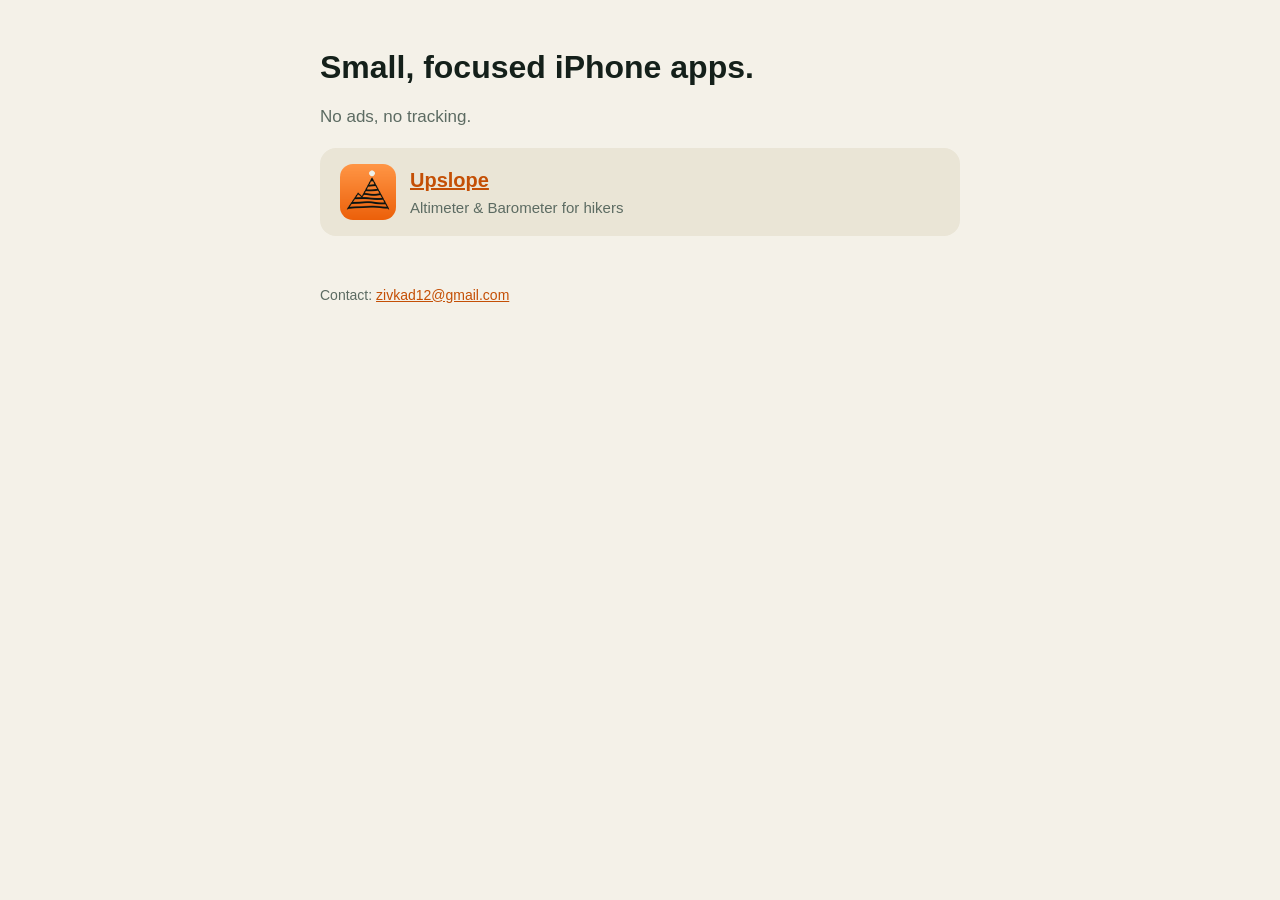
<file: index.html>
<!doctype html>
<html lang="en">
<head>
  <meta charset="utf-8">
  <meta name="viewport" content="width=device-width, initial-scale=1">
  <title>Apps</title>
  <meta name="description" content="Small, focused iPhone apps.">
  <link rel="stylesheet" href="styles.css">
</head>
<body>
<main>
  <h1>Small, focused iPhone apps.</h1>
  <p class="muted">No ads, no tracking.</p>
  <div class="card">
    <header style="margin:0">
      <img src="upslope/icon.png" alt="">
      <div><div class="name"><a href="upslope/">Upslope</a></div><div class="tag">Altimeter &amp; Barometer for hikers</div></div>
    </header>
  </div>
  <footer>Contact: <a href="mailto:zivkad12@gmail.com">zivkad12@gmail.com</a></footer>
</main>
</body>
</html>
</file>
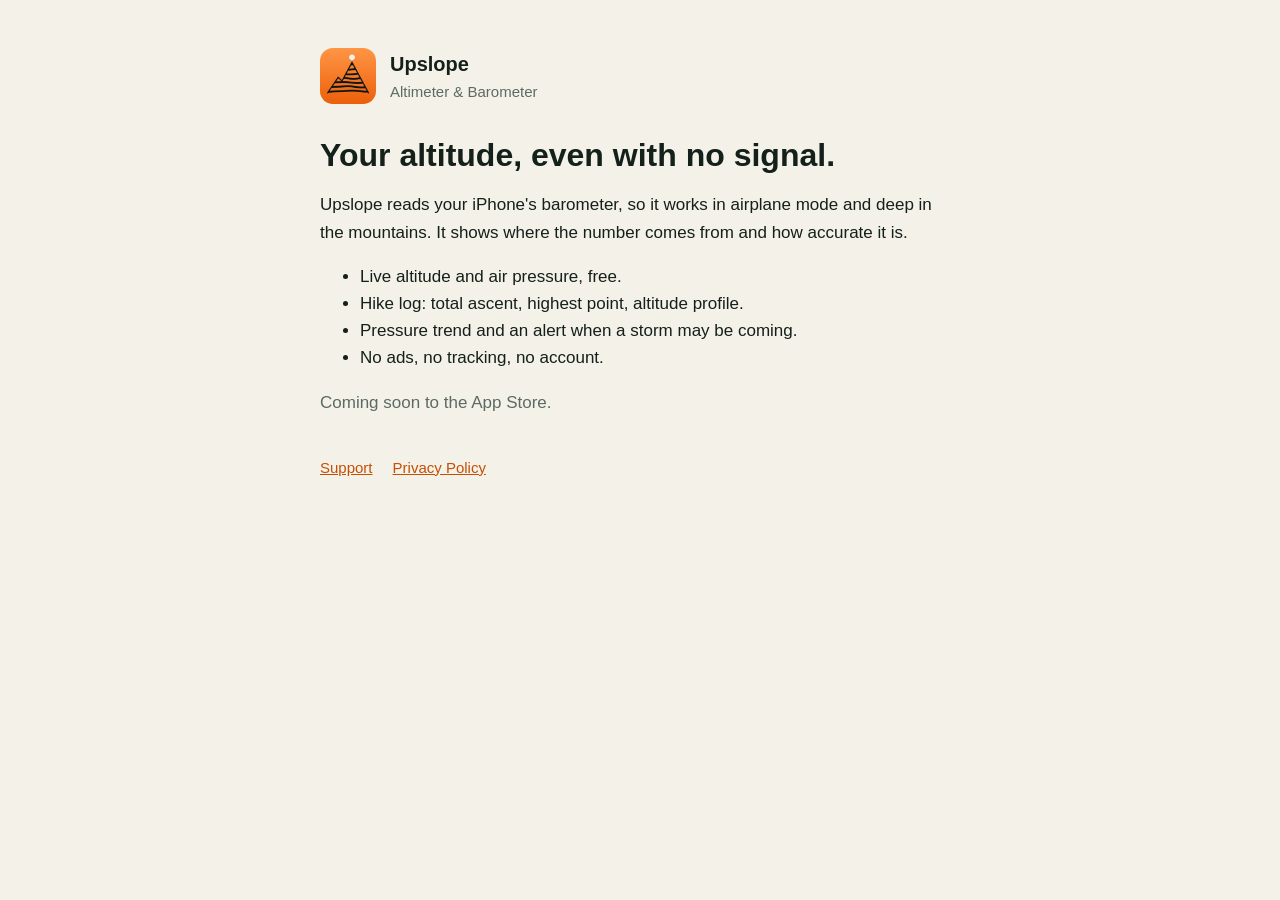
<file: upslope/index.html>
<!doctype html>
<html lang="en">
<head>
  <meta charset="utf-8">
  <meta name="viewport" content="width=device-width, initial-scale=1">
  <title>Upslope: Altimeter &amp; Barometer</title>
  <meta name="description" content="Your altitude, even with no signal. An ad-free altimeter and barometer for hikers.">
  <link rel="stylesheet" href="../styles.css">
  <link rel="icon" href="icon.png">
</head>
<body>
<main>
  <header>
    <img src="icon.png" alt="">
    <div><div class="name">Upslope</div><div class="tag">Altimeter &amp; Barometer</div></div>
  </header>

  <h1>Your altitude, even with no signal.</h1>
  <p>Upslope reads your iPhone's barometer, so it works in airplane mode and deep in the mountains. It shows where the number comes from and how accurate it is.</p>
  <ul>
    <li>Live altitude and air pressure, free.</li>
    <li>Hike log: total ascent, highest point, altitude profile.</li>
    <li>Pressure trend and an alert when a storm may be coming.</li>
    <li>No ads, no tracking, no account.</li>
  </ul>
  <p class="muted">Coming soon to the App Store.</p>

  <nav><a href="support/">Support</a><a href="privacy/">Privacy Policy</a></nav>
</main>
</body>
</html>
</file>
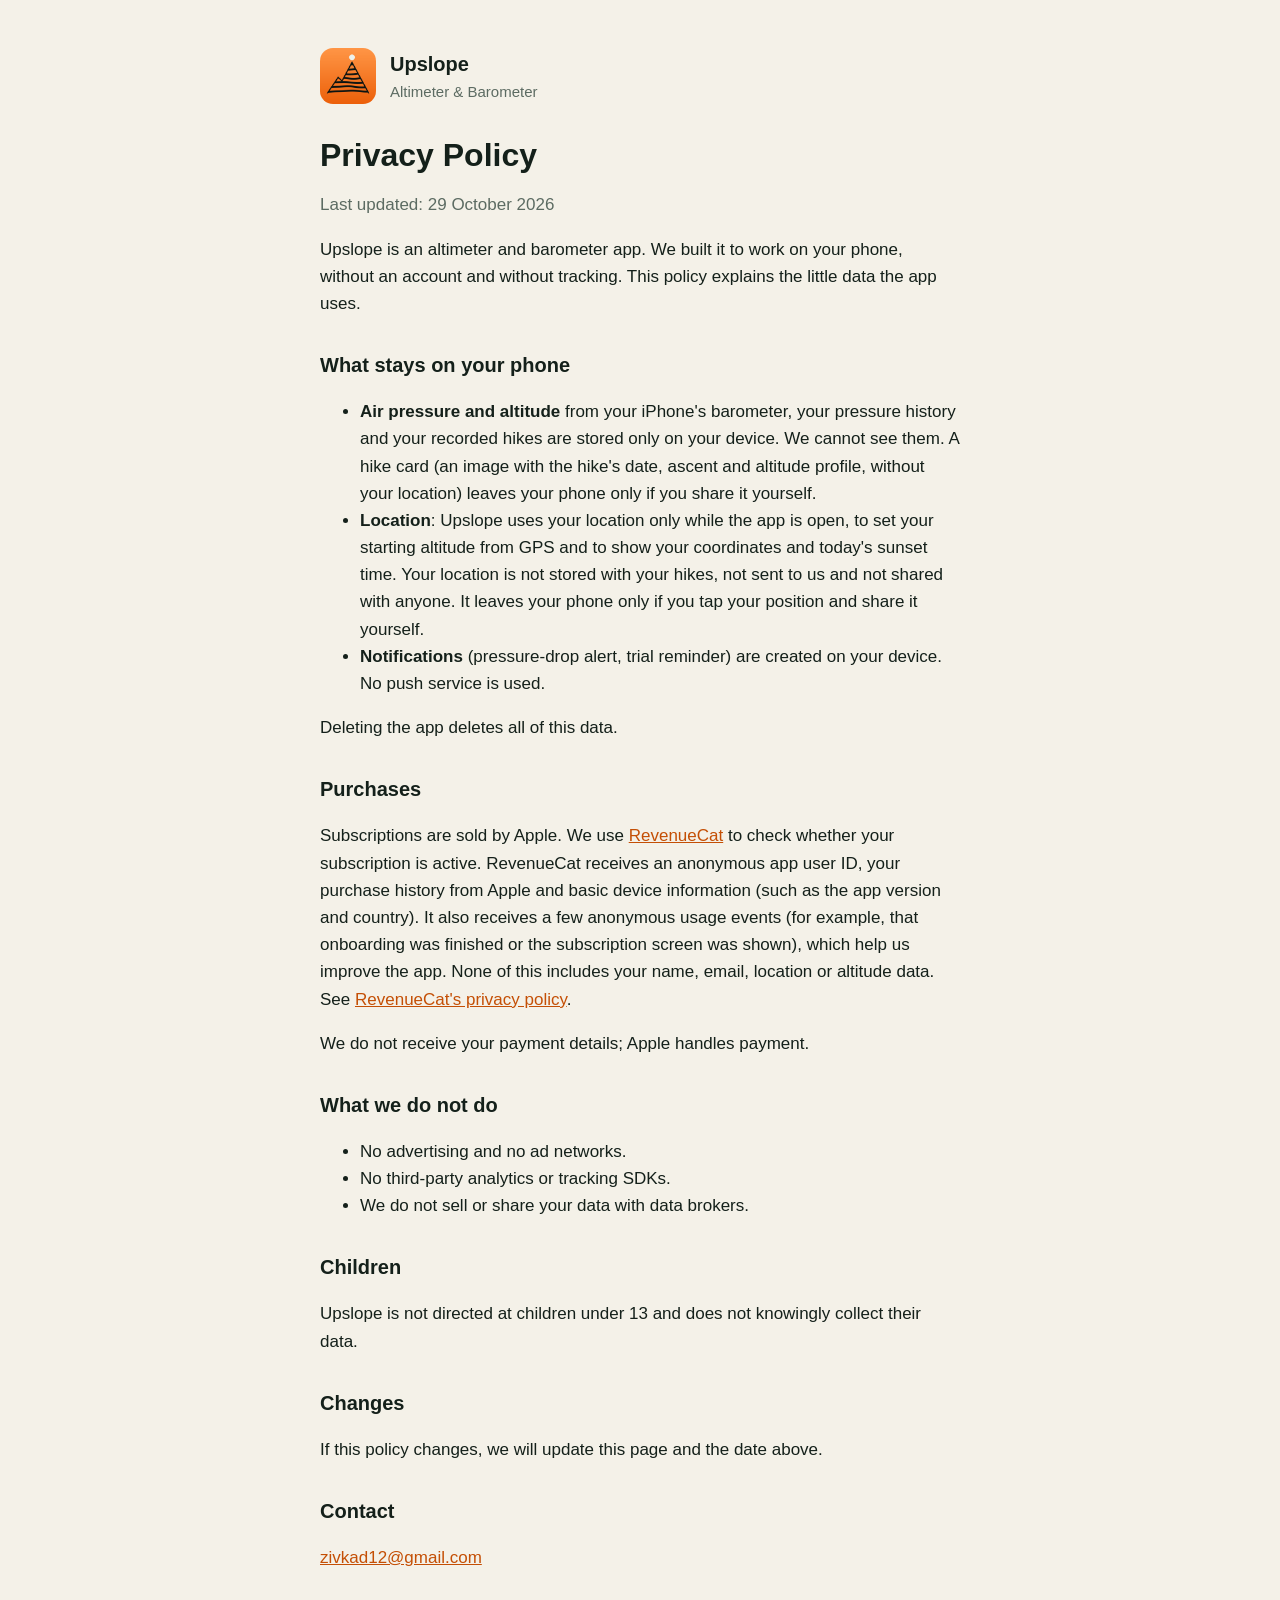
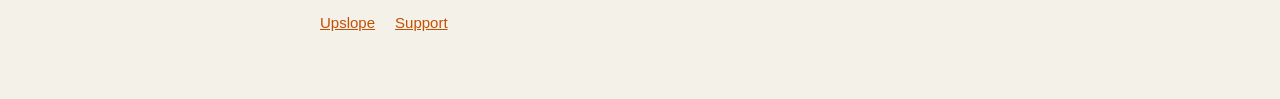
<file: upslope/privacy/index.html>
<!doctype html>
<html lang="en">
<head>
  <meta charset="utf-8">
  <meta name="viewport" content="width=device-width, initial-scale=1">
  <title>Upslope Privacy Policy</title>
  <meta name="description" content="How Upslope, the altimeter and barometer app, handles your data.">
  <link rel="stylesheet" href="../../styles.css">
  <link rel="icon" href="../icon.png">
</head>
<body>
<main>
  <header>
    <img src="../icon.png" alt="">
    <div><div class="name">Upslope</div><div class="tag">Altimeter &amp; Barometer</div></div>
  </header>

  <h1>Privacy Policy</h1>
  <p class="muted">Last updated: 29 October 2026</p>

  <p>Upslope is an altimeter and barometer app. We built it to work on your phone, without an account and without tracking. This policy explains the little data the app uses.</p>

  <h2>What stays on your phone</h2>
  <ul>
    <li><strong>Air pressure and altitude</strong> from your iPhone's barometer, your pressure history and your recorded hikes are stored only on your device. We cannot see them. A hike card (an image with the hike's date, ascent and altitude profile, without your location) leaves your phone only if you share it yourself.</li>
    <li><strong>Location</strong>: Upslope uses your location only while the app is open, to set your starting altitude from GPS and to show your coordinates and today's sunset time. Your location is not stored with your hikes, not sent to us and not shared with anyone. It leaves your phone only if you tap your position and share it yourself.</li>
    <li><strong>Notifications</strong> (pressure-drop alert, trial reminder) are created on your device. No push service is used.</li>
  </ul>
  <p>Deleting the app deletes all of this data.</p>

  <h2>Purchases</h2>
  <p>Subscriptions are sold by Apple. We use <a href="https://www.revenuecat.com">RevenueCat</a> to check whether your subscription is active. RevenueCat receives an anonymous app user ID, your purchase history from Apple and basic device information (such as the app version and country). It also receives a few anonymous usage events (for example, that onboarding was finished or the subscription screen was shown), which help us improve the app. None of this includes your name, email, location or altitude data. See <a href="https://www.revenuecat.com/privacy">RevenueCat's privacy policy</a>.</p>
  <p>We do not receive your payment details; Apple handles payment.</p>

  <h2>What we do not do</h2>
  <ul>
    <li>No advertising and no ad networks.</li>
    <li>No third-party analytics or tracking SDKs.</li>
    <li>We do not sell or share your data with data brokers.</li>
  </ul>

  <h2>Children</h2>
  <p>Upslope is not directed at children under 13 and does not knowingly collect their data.</p>

  <h2>Changes</h2>
  <p>If this policy changes, we will update this page and the date above.</p>

  <h2>Contact</h2>
  <p><a href="mailto:zivkad12@gmail.com">zivkad12@gmail.com</a></p>

  <nav><a href="../">Upslope</a><a href="../support/">Support</a></nav>
</main>
</body>
</html>
</file>
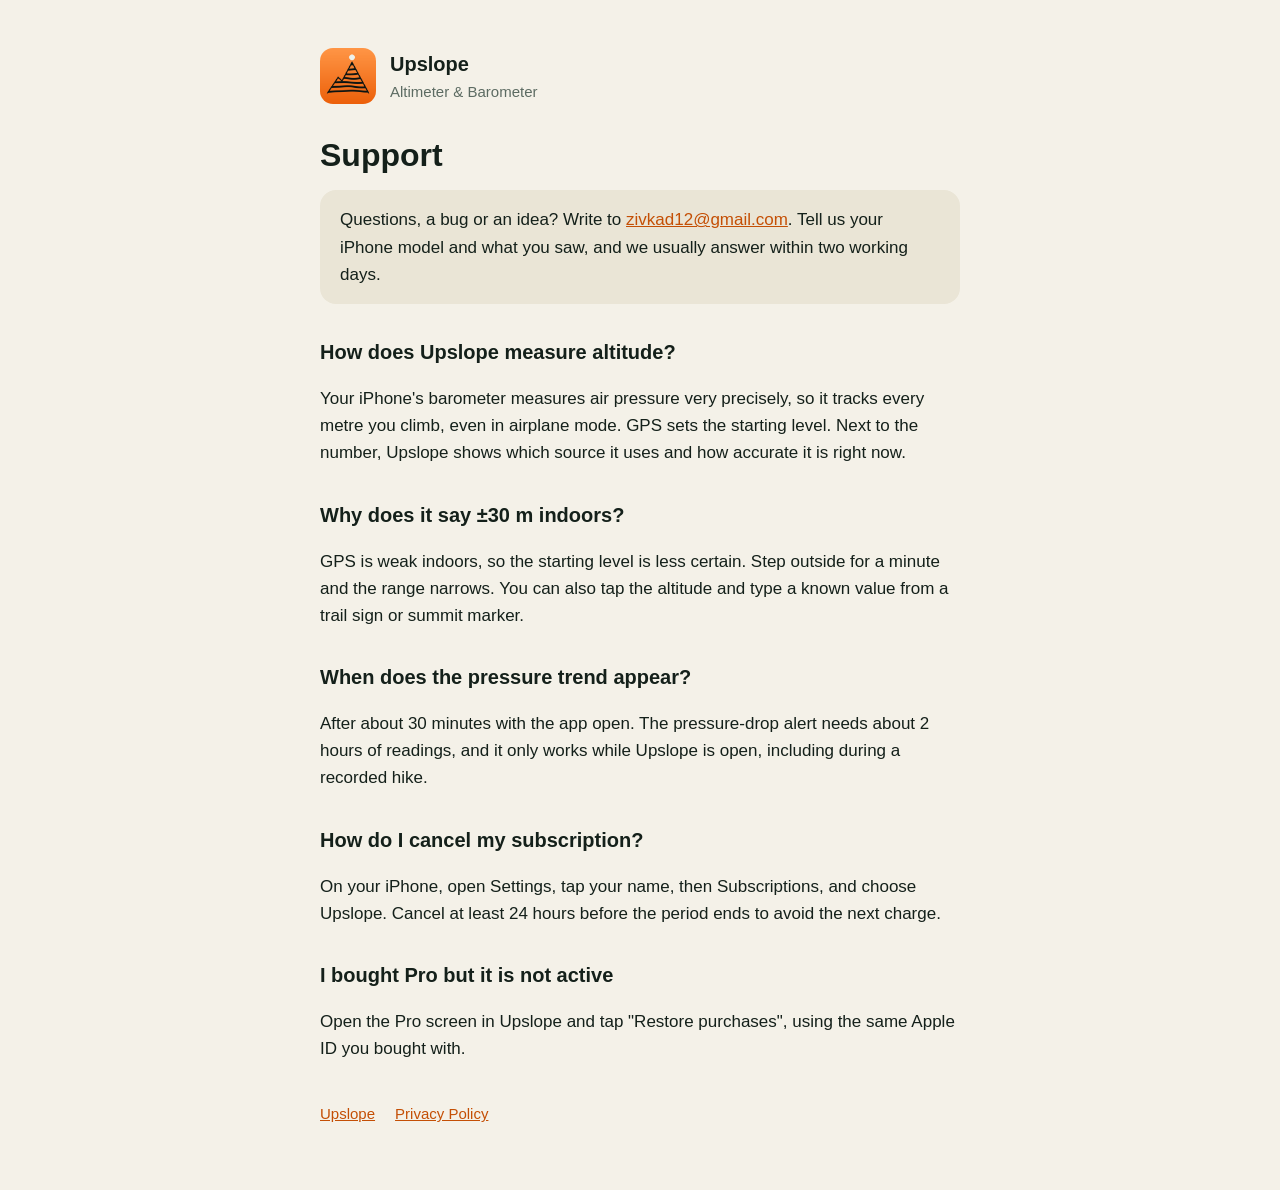
<file: upslope/support/index.html>
<!doctype html>
<html lang="en">
<head>
  <meta charset="utf-8">
  <meta name="viewport" content="width=device-width, initial-scale=1">
  <title>Upslope Support</title>
  <meta name="description" content="Help and contact for Upslope, the altimeter and barometer app.">
  <link rel="stylesheet" href="../../styles.css">
  <link rel="icon" href="../icon.png">
</head>
<body>
<main>
  <header>
    <img src="../icon.png" alt="">
    <div><div class="name">Upslope</div><div class="tag">Altimeter &amp; Barometer</div></div>
  </header>

  <h1>Support</h1>
  <div class="card">Questions, a bug or an idea? Write to <a href="mailto:zivkad12@gmail.com">zivkad12@gmail.com</a>. Tell us your iPhone model and what you saw, and we usually answer within two working days.</div>

  <h2>How does Upslope measure altitude?</h2>
  <p>Your iPhone's barometer measures air pressure very precisely, so it tracks every metre you climb, even in airplane mode. GPS sets the starting level. Next to the number, Upslope shows which source it uses and how accurate it is right now.</p>

  <h2>Why does it say ±30 m indoors?</h2>
  <p>GPS is weak indoors, so the starting level is less certain. Step outside for a minute and the range narrows. You can also tap the altitude and type a known value from a trail sign or summit marker.</p>

  <h2>When does the pressure trend appear?</h2>
  <p>After about 30 minutes with the app open. The pressure-drop alert needs about 2 hours of readings, and it only works while Upslope is open, including during a recorded hike.</p>

  <h2>How do I cancel my subscription?</h2>
  <p>On your iPhone, open Settings, tap your name, then Subscriptions, and choose Upslope. Cancel at least 24 hours before the period ends to avoid the next charge.</p>

  <h2>I bought Pro but it is not active</h2>
  <p>Open the Pro screen in Upslope and tap "Restore purchases", using the same Apple ID you bought with.</p>

  <nav><a href="../">Upslope</a><a href="../privacy/">Privacy Policy</a></nav>
</main>
</body>
</html>
</file>
<file: styles.css>
/* Shared styles for the studio site: one page per app for privacy, support and a short intro. */
:root {
  --bg: #f4f1e8;
  --text: #14201a;
  --muted: #5c6b62;
  --panel: #eae5d6;
  --accent: #c44f05;
  color-scheme: light dark;
}
@media (prefers-color-scheme: dark) {
  :root {
    --bg: #0e1512;
    --text: #eef2ec;
    --muted: #8fa096;
    --panel: #17211c;
    --accent: #ff7a1a;
  }
}
* { box-sizing: border-box; }
body {
  margin: 0;
  background: var(--bg);
  color: var(--text);
  font: 17px/1.6 -apple-system, BlinkMacSystemFont, "Segoe UI", Roboto, Helvetica, Arial, sans-serif;
}
main { max-width: 680px; margin: 0 auto; padding: 48px 20px 64px; }
header { display: flex; align-items: center; gap: 14px; margin-bottom: 32px; }
header img { width: 56px; height: 56px; border-radius: 13px; }
header .name { font-weight: 700; font-size: 20px; }
header .tag { color: var(--muted); font-size: 15px; }
h1 { font-size: 32px; line-height: 1.2; margin: 0 0 8px; }
h2 { font-size: 20px; margin: 32px 0 8px; }
p, li { color: var(--text); }
.muted { color: var(--muted); }
a { color: var(--accent); }
.card { background: var(--panel); border-radius: 16px; padding: 16px 20px; margin: 16px 0; }
nav { display: flex; gap: 20px; flex-wrap: wrap; margin-top: 40px; font-size: 15px; }
footer { margin-top: 48px; font-size: 14px; color: var(--muted); }
</file>
